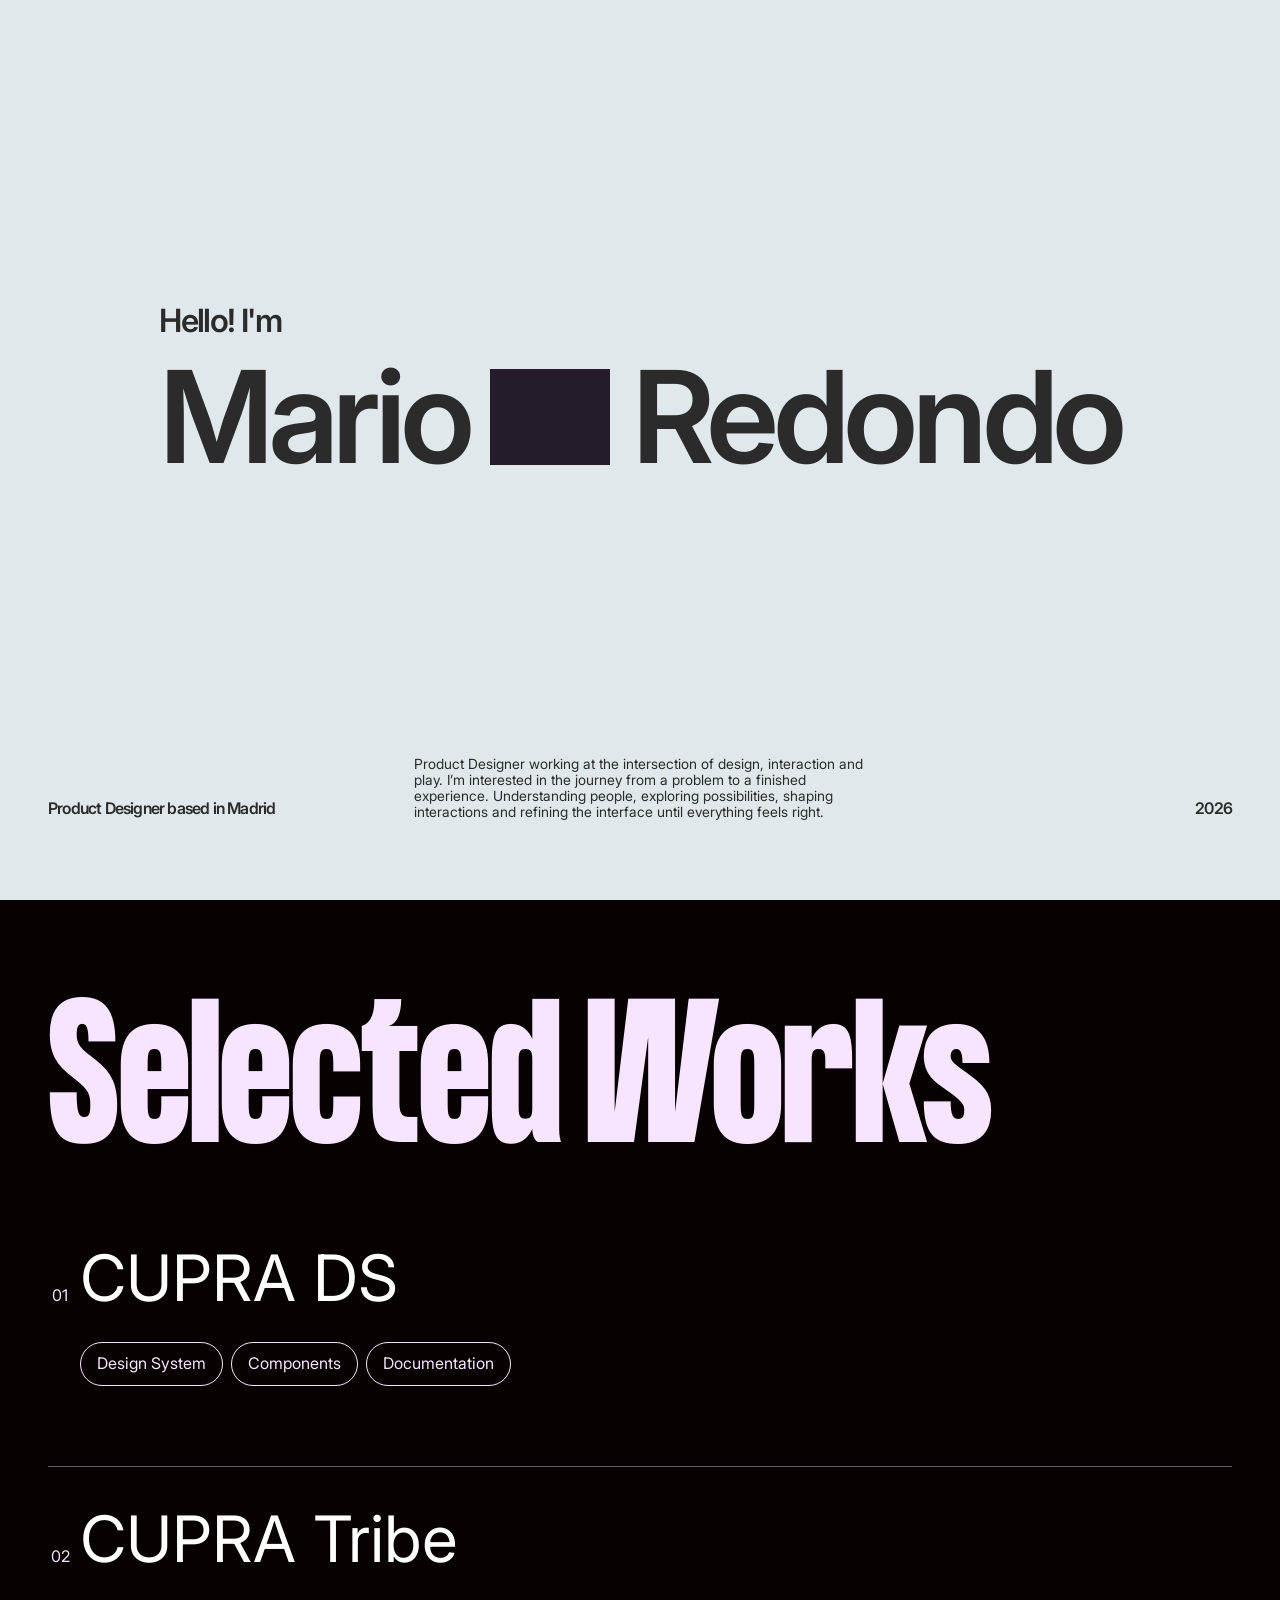
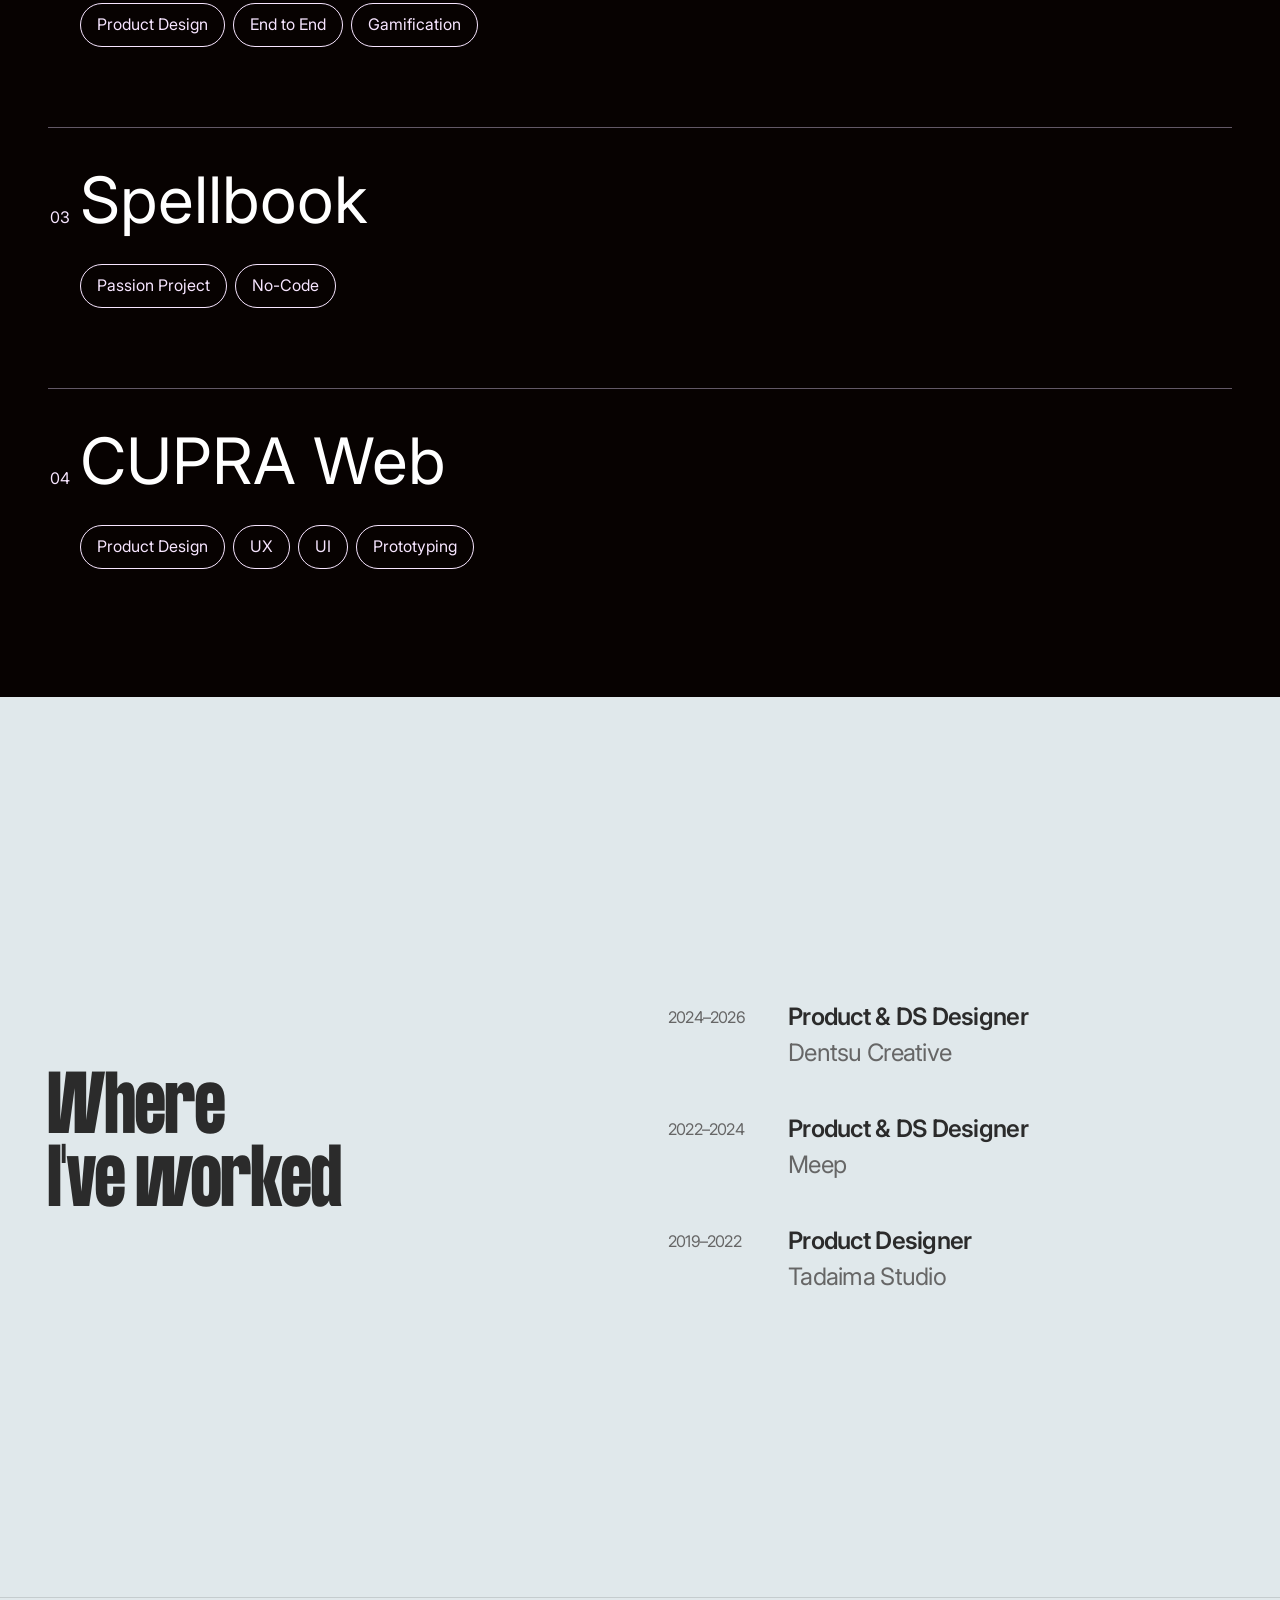
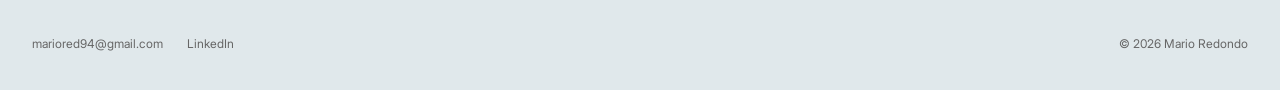
<file: portfolio/index.html>
<!doctype html>
<html lang="en">
<head>
  <meta charset="UTF-8">
  <meta name="viewport" content="width=device-width, initial-scale=1">
  <title>Mario Redondo — Product Designer</title>
  <meta name="description" content="Product designer focused on UI: design systems, interfaces and digital products from zero to production.">
  <meta name="robots" content="noindex, nofollow">
  <link rel="icon" href="favicon.png" type="image/png">
  <link rel="apple-touch-icon" href="apple-touch-icon.png">
  <link rel="stylesheet" href="css/styles.css">
</head>
<body>

  <main>

    <section class="home-hero">
      <div class="home-hero__inner">
        <div class="home-hero__intro">
          <p class="home-hero__greeting">Hello! I'm</p>
          <h1 class="home-hero__name">
            <span>Mario</span>
            <span class="home-hero__photo" aria-hidden="true">
              <img src="img/hero-photo-1.png" alt="">
              <img src="img/hero-photo-2.png" alt="">
              <img src="img/hero-photo-3.png" alt="">
              <img src="img/hero-photo-4.png" alt="">
              <img src="img/hero-photo-5.png" alt="">
            </span>
            <span>Redondo</span>
          </h1>
        </div>
        <div class="home-hero__meta">
          <p class="home-hero__role">Product Designer based in Madrid</p>
          <p class="home-hero__about">
            Product Designer working at the intersection of design, interaction and play.
            I’m interested in the journey from a problem to a finished experience.
            Understanding people, exploring possibilities, shaping interactions and
            refining the interface until everything feels right.
          </p>
          <p class="home-hero__year">2026</p>
        </div>
      </div>
    </section>

    <section class="home-selected-work" aria-labelledby="selected-work-heading">
      <div class="home-selected-work__inner selected-work">
        <h2 id="selected-work-heading" class="selected-work__title">Selected Works</h2>
        <ul class="project-cards work-list">
          <li>
            <a class="project-card" href="work/design-system.html">
              <span class="project-card__name-row">
                <span class="project-card__number">01</span>
                <span class="project-card__name">CUPRA DS</span>
              </span>
              <span class="tag-row project-card__tags" aria-label="Project tags">
                <span class="tag">Design System</span>
                <span class="tag">Components</span>
                <span class="tag">Documentation</span>
              </span>
            </a>
          </li>
          <li>
            <a class="project-card" href="work/cupra-tribe.html">
              <span class="project-card__name-row">
                <span class="project-card__number">02</span>
                <span class="project-card__name">CUPRA Tribe</span>
              </span>
              <span class="tag-row project-card__tags" aria-label="Project tags">
                <span class="tag">Product Design</span>
                <span class="tag">End to End</span>
                <span class="tag">Gamification</span>
              </span>
            </a>
          </li>
          <li>
            <a class="project-card" href="work/spellbook.html">
              <span class="project-card__name-row">
                <span class="project-card__number">03</span>
                <span class="project-card__name">Spellbook</span>
              </span>
              <span class="tag-row project-card__tags" aria-label="Project tags">
                <span class="tag">Passion Project</span>
                <span class="tag">No-Code</span>
              </span>
            </a>
          </li>
          <li>
            <a class="project-card" href="work/cupra-web.html">
              <span class="project-card__name-row">
                <span class="project-card__number">04</span>
                <span class="project-card__name">CUPRA Web</span>
              </span>
              <span class="tag-row project-card__tags" aria-label="Project tags">
                <span class="tag">Product Design</span>
                <span class="tag">UX</span>
                <span class="tag">UI</span>
                <span class="tag">Prototyping</span>
              </span>
            </a>
          </li>
        </ul>
      </div>
    </section>

    <section class="home-experience" aria-labelledby="experience-heading">
      <div class="home-experience__inner">
        <h2 id="experience-heading" class="home-experience__title">Where<br>I've worked</h2>
        <ul class="home-timeline">
          <li class="home-timeline__row">
            <div class="home-timeline__heading">
              <span class="home-timeline__date">2024–2026</span>
              <p class="home-timeline__role-title">Product &amp; DS Designer</p>
            </div>
            <p class="home-timeline__role-company">Dentsu Creative</p>
          </li>
          <li class="home-timeline__row">
            <div class="home-timeline__heading">
              <span class="home-timeline__date">2022–2024</span>
              <p class="home-timeline__role-title">Product &amp; DS Designer</p>
            </div>
            <p class="home-timeline__role-company">Meep</p>
          </li>
          <li class="home-timeline__row">
            <div class="home-timeline__heading">
              <span class="home-timeline__date">2019–2022</span>
              <p class="home-timeline__role-title">Product Designer</p>
            </div>
            <p class="home-timeline__role-company">Tadaima Studio</p>
          </li>
        </ul>
      </div>
    </section>

  </main>

  <footer class="site-footer site-footer--light">
    <ul class="site-footer__list">
      <li><span class="site-footer__email" translate="no">mariored94@gmail.com</span></li>
      <li><a class="text-link" href="https://www.linkedin.com/in/mario-redondo-p%C3%A9rez/" target="_blank" rel="noopener noreferrer">LinkedIn</a></li>
      <li><span>© 2026 Mario Redondo</span></li>
    </ul>
  </footer>

</body>
</html>
</file>
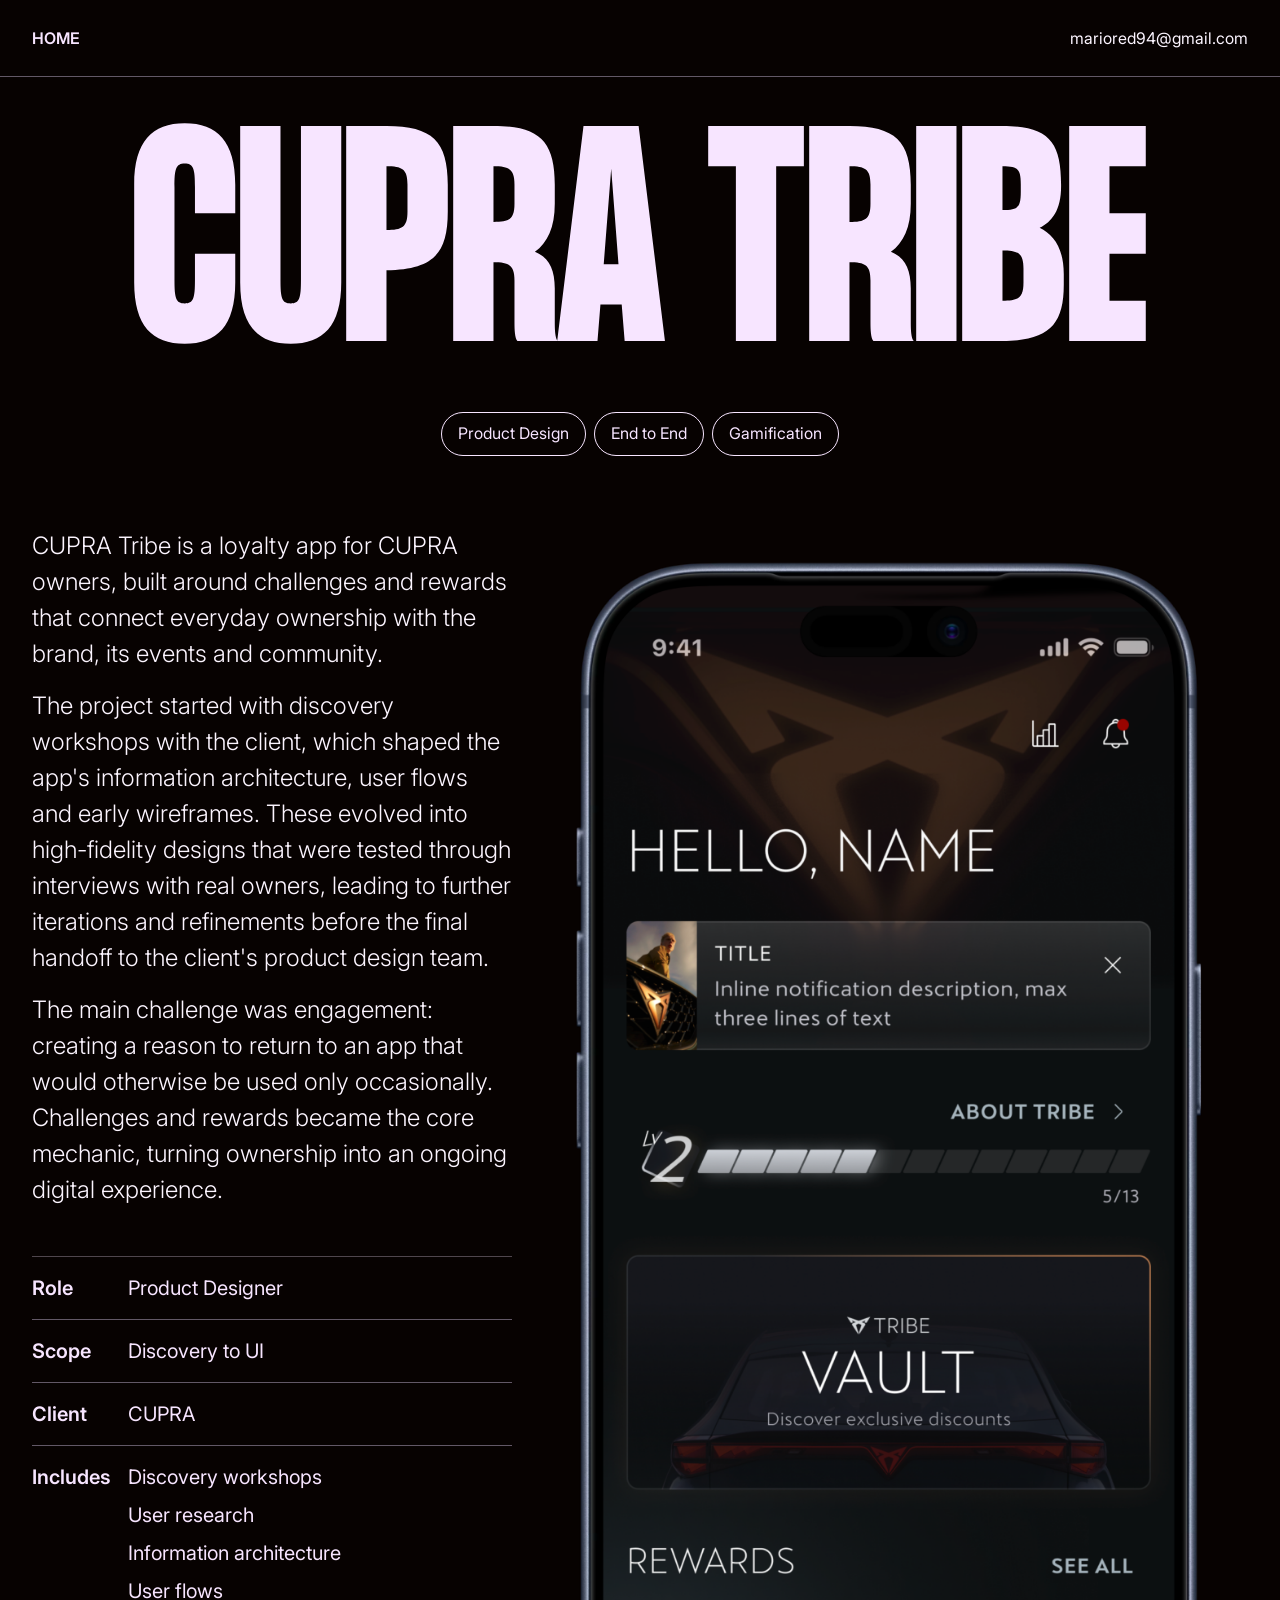
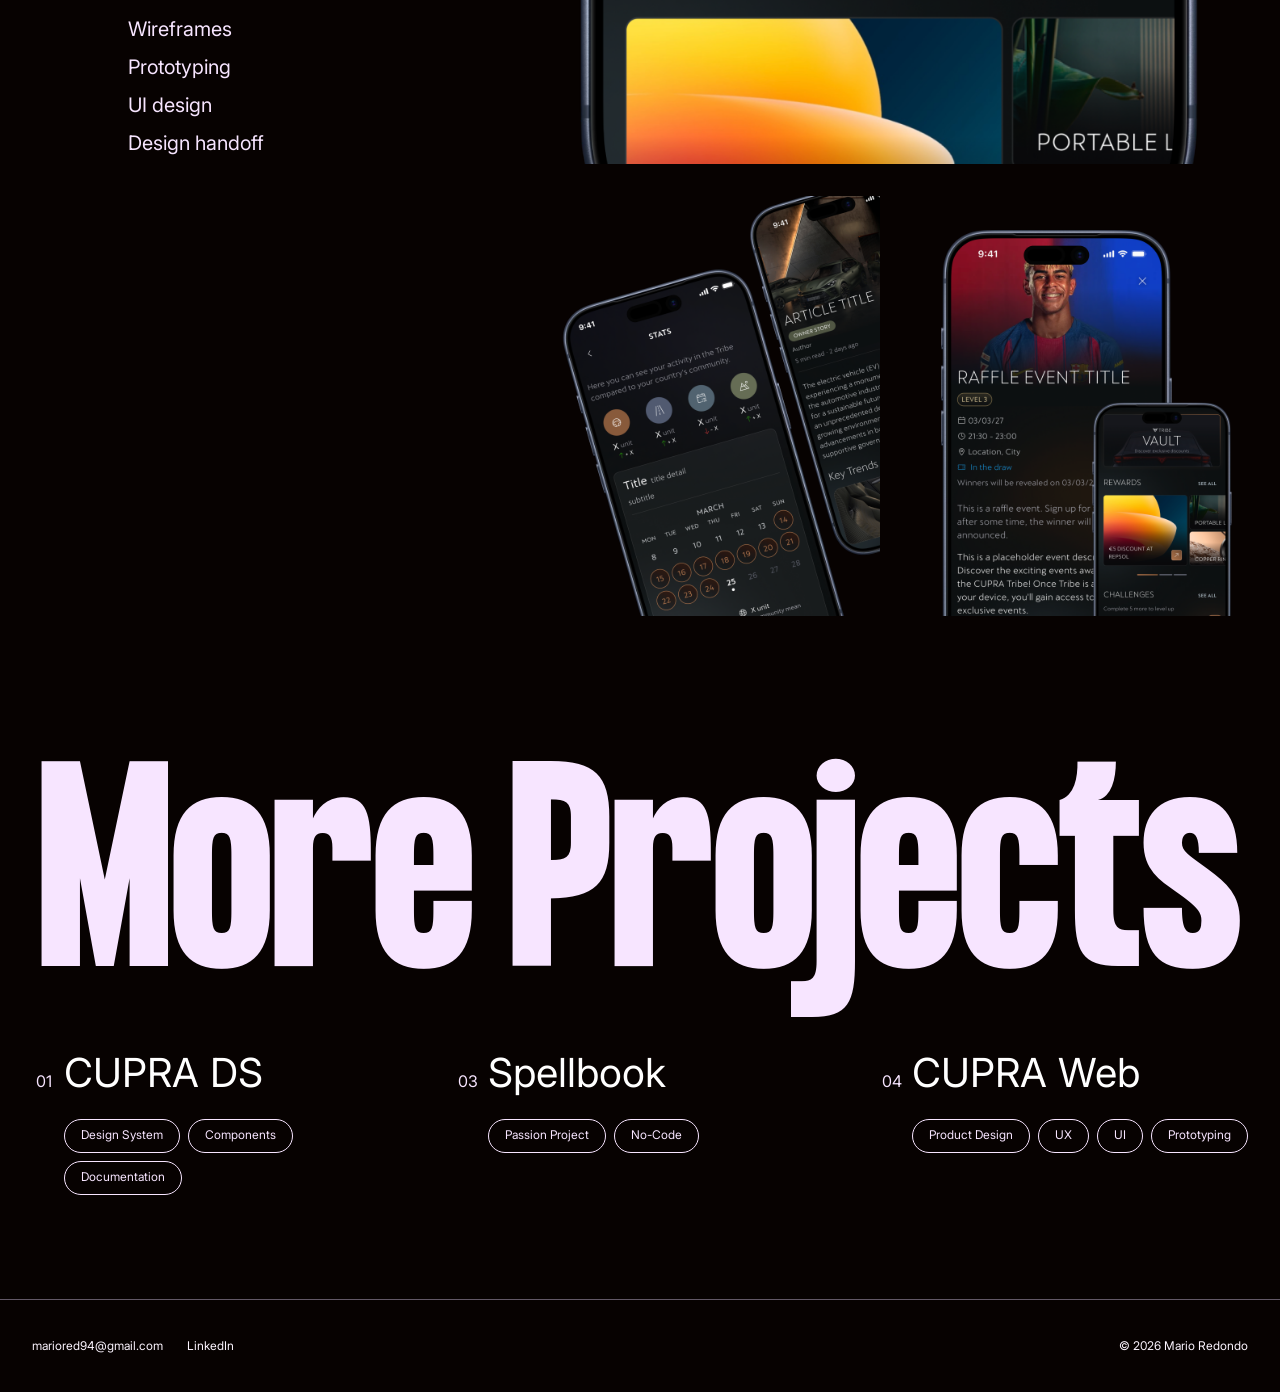
<file: portfolio/work/cupra-tribe.html>
<!doctype html>
<html lang="en">
<head>
  <meta charset="UTF-8">
  <meta name="viewport" content="width=device-width, initial-scale=1">
  <title>CUPRA Tribe — Portfolio</title>
  <meta name="description" content="CUPRA Tribe: a loyalty app that turns CUPRA ownership into challenges, points and rewards.">
  <meta name="robots" content="noindex, nofollow">
  <link rel="icon" href="../favicon.png" type="image/png">
  <link rel="apple-touch-icon" href="../apple-touch-icon.png">
  <link rel="stylesheet" href="../css/styles.css">
</head>
<body>

  <header class="site-header">
    <nav class="site-header__row" aria-label="Site">
      <a class="site-header__brand text-link" href="../index.html">Home</a>
      <span class="site-header__contact" translate="no">mariored94@gmail.com</span>
    </nav>
  </header>

  <main class="project">

    <section class="project-hero">
      <h1 class="project-hero__title">CUPRA Tribe</h1>
      <ul class="tag-row" aria-label="Project tags">
        <li class="tag">Product Design</li>
        <li class="tag">End to End</li>
        <li class="tag">Gamification</li>
      </ul>
    </section>

    <section class="project-body">
      <div class="project-columns">

        <div class="project-intro">
          <div class="project-intro__text">
            <p>CUPRA Tribe is a loyalty app for CUPRA owners, built around challenges and rewards that connect everyday ownership with the brand, its events and community.</p>
            <p>The project started with discovery workshops with the client, which shaped the app's information architecture, user flows and early wireframes. These evolved into high-fidelity designs that were tested through interviews with real owners, leading to further iterations and refinements before the final handoff to the client's product design team.</p>
            <p>The main challenge was engagement: creating a reason to return to an app that would otherwise be used only occasionally. Challenges and rewards became the core mechanic, turning ownership into an ongoing digital experience.</p>
          </div>

          <dl class="project-meta">
            <div class="project-meta__row">
              <dt>Role</dt>
              <dd>Product Designer</dd>
            </div>
            <div class="project-meta__row">
              <dt>Scope</dt>
              <dd>Discovery to UI</dd>
            </div>
            <div class="project-meta__row">
              <dt>Client</dt>
              <dd>CUPRA</dd>
            </div>
            <div class="project-meta__row">
              <dt>Includes</dt>
              <dd>
                <span>Discovery workshops</span>
                <span>User research</span>
                <span>Information architecture</span>
                <span>User flows</span>
                <span>Wireframes</span>
                <span>Prototyping</span>
                <span>UI design</span>
                <span>Design handoff</span>
              </dd>
            </div>
          </dl>
        </div>

        <div class="project-media">
          <div class="project-media__primary">
            <img src="../img/cupra-tribe-primary.png" alt="CUPRA Tribe home screen showing the Tribe level progress bar and the Vault rewards banner.">
          </div>
          <div class="project-media__row">
            <div class="project-media__secondary-a">
              <img src="../img/cupra-tribe-secondary-a.png" alt="Tribe stats screen and an owner story article screen.">
            </div>
            <div class="project-media__secondary-b">
              <img src="../img/cupra-tribe-secondary-b.png" alt="A raffle event detail screen and the rewards and challenges screen.">
            </div>
          </div>
        </div>

      </div>
    </section>

    <section class="more-projects">
      <h2 class="more-projects__title">More Projects</h2>
      <ul class="project-cards">
        <li>
          <a class="project-card" href="design-system.html">
            <span class="project-card__name-row">
              <span class="project-card__number">01</span>
              <span class="project-card__name">CUPRA DS</span>
            </span>
            <span class="tag-row project-card__tags" aria-label="Project tags">
              <span class="tag tag--sm">Design System</span>
              <span class="tag tag--sm">Components</span>
              <span class="tag tag--sm">Documentation</span>
            </span>
          </a>
        </li>
        <li>
          <a class="project-card" href="spellbook.html">
            <span class="project-card__name-row">
              <span class="project-card__number">03</span>
              <span class="project-card__name">Spellbook</span>
            </span>
            <span class="tag-row project-card__tags" aria-label="Project tags">
              <span class="tag tag--sm">Passion Project</span>
              <span class="tag tag--sm">No-Code</span>
            </span>
          </a>
        </li>
        <li>
          <a class="project-card" href="cupra-web.html">
            <span class="project-card__name-row">
              <span class="project-card__number">04</span>
              <span class="project-card__name">CUPRA Web</span>
            </span>
            <span class="tag-row project-card__tags" aria-label="Project tags">
              <span class="tag tag--sm">Product Design</span>
              <span class="tag tag--sm">UX</span>
              <span class="tag tag--sm">UI</span>
              <span class="tag tag--sm">Prototyping</span>
            </span>
          </a>
        </li>
      </ul>
    </section>

  </main>

  <footer class="site-footer">
    <ul class="site-footer__list">
      <li><span class="site-footer__email" translate="no">mariored94@gmail.com</span></li>
      <li><a class="text-link" href="https://www.linkedin.com/in/mario-redondo-p%C3%A9rez/" target="_blank" rel="noopener noreferrer">LinkedIn</a></li>
      <li><span>© 2026 Mario Redondo</span></li>
    </ul>
  </footer>

</body>
</html>
</file>
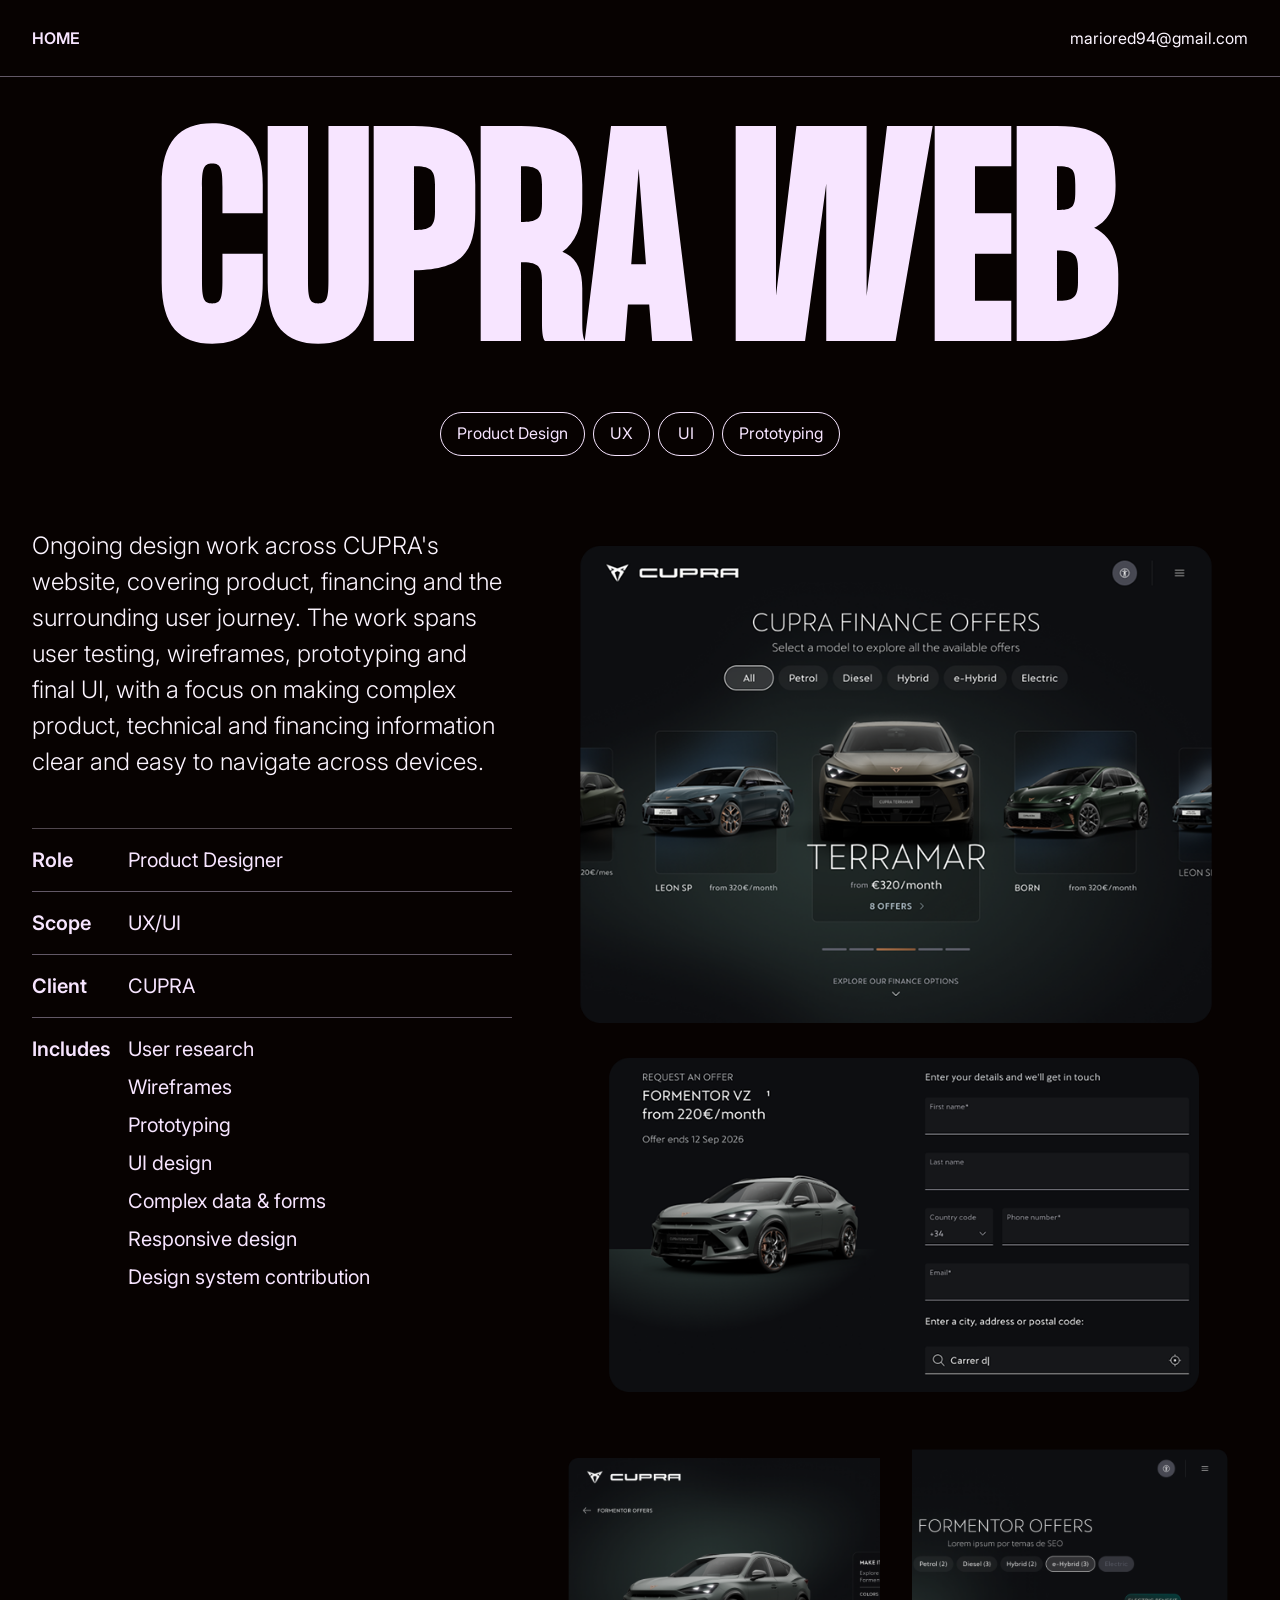
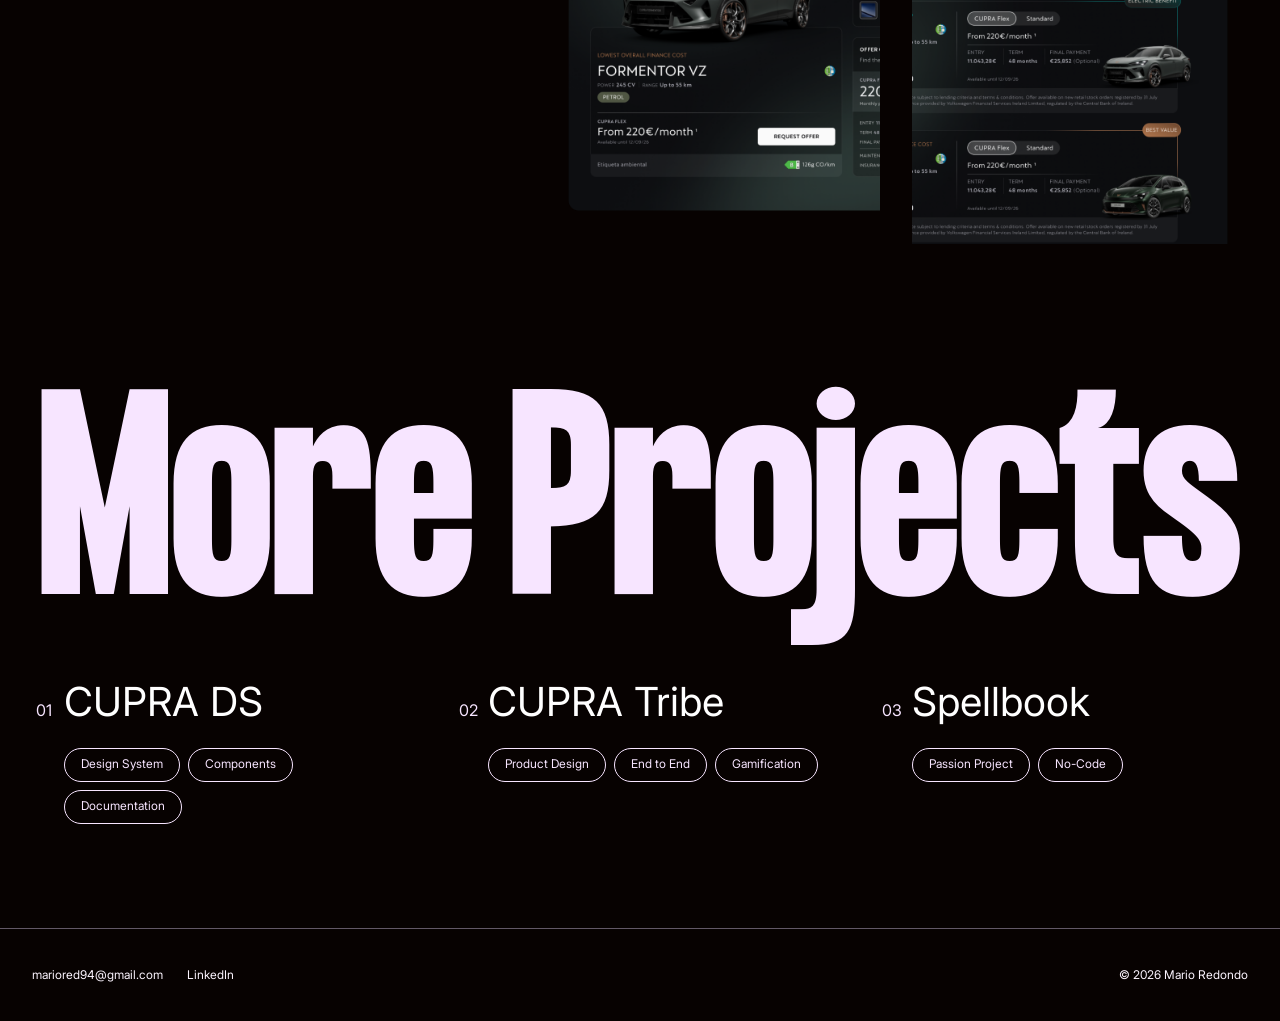
<file: portfolio/work/cupra-web.html>
<!doctype html>
<html lang="en">
<head>
  <meta charset="UTF-8">
  <meta name="viewport" content="width=device-width, initial-scale=1">
  <title>CUPRA Web — Portfolio</title>
  <meta name="description" content="CUPRA Web: ongoing design work across CUPRA's website, from product and financing pages to the surrounding journey.">
  <meta name="robots" content="noindex, nofollow">
  <link rel="icon" href="../favicon.png" type="image/png">
  <link rel="apple-touch-icon" href="../apple-touch-icon.png">
  <link rel="stylesheet" href="../css/styles.css">
</head>
<body>

  <header class="site-header">
    <nav class="site-header__row" aria-label="Site">
      <a class="site-header__brand text-link" href="../index.html">Home</a>
      <span class="site-header__contact" translate="no">mariored94@gmail.com</span>
    </nav>
  </header>

  <main class="project">

    <section class="project-hero">
      <h1 class="project-hero__title">CUPRA Web</h1>
      <ul class="tag-row" aria-label="Project tags">
        <li class="tag">Product Design</li>
        <li class="tag">UX</li>
        <li class="tag">UI</li>
        <li class="tag">Prototyping</li>
      </ul>
    </section>

    <section class="project-body">
      <div class="project-columns">

        <div class="project-intro">
          <p class="project-intro__text">
            Ongoing design work across CUPRA's website, covering product, financing and
            the surrounding user journey. The work spans user testing, wireframes,
            prototyping and final UI, with a focus on making complex product, technical
            and financing information clear and easy to navigate across devices.
          </p>

          <dl class="project-meta">
            <div class="project-meta__row">
              <dt>Role</dt>
              <dd>Product Designer</dd>
            </div>
            <div class="project-meta__row">
              <dt>Scope</dt>
              <dd>UX/UI</dd>
            </div>
            <div class="project-meta__row">
              <dt>Client</dt>
              <dd>CUPRA</dd>
            </div>
            <div class="project-meta__row">
              <dt>Includes</dt>
              <dd>
                <span>User research</span>
                <span>Wireframes</span>
                <span>Prototyping</span>
                <span>UI design</span>
                <span>Complex data &amp; forms</span>
                <span>Responsive design</span>
                <span>Design system contribution</span>
              </dd>
            </div>
          </dl>
        </div>

        <div class="project-media">
          <div class="project-media__item">
            <img src="../img/cupra-web-1.png" alt="CUPRA finance offers page with a model carousel, and a finance request form for the Formentor VZ.">
          </div>
          <div class="project-media__row">
            <div class="project-media__item">
              <img src="../img/cupra-web-2.png" alt="Formentor VZ product page with colour configuration and a finance summary panel.">
            </div>
            <div class="project-media__item">
              <img src="../img/cupra-web-3.png" alt="Formentor financing offers filtered by fuel type, showing plan cards with terms and monthly instalments.">
            </div>
          </div>
        </div>

      </div>
    </section>

    <section class="more-projects">
      <h2 class="more-projects__title">More Projects</h2>
      <ul class="project-cards">
        <li>
          <a class="project-card" href="design-system.html">
            <span class="project-card__name-row">
              <span class="project-card__number">01</span>
              <span class="project-card__name">CUPRA DS</span>
            </span>
            <span class="tag-row project-card__tags" aria-label="Project tags">
              <span class="tag tag--sm">Design System</span>
              <span class="tag tag--sm">Components</span>
              <span class="tag tag--sm">Documentation</span>
            </span>
          </a>
        </li>
        <li>
          <a class="project-card" href="cupra-tribe.html">
            <span class="project-card__name-row">
              <span class="project-card__number">02</span>
              <span class="project-card__name">CUPRA Tribe</span>
            </span>
            <span class="tag-row project-card__tags" aria-label="Project tags">
              <span class="tag tag--sm">Product Design</span>
              <span class="tag tag--sm">End to End</span>
              <span class="tag tag--sm">Gamification</span>
            </span>
          </a>
        </li>
        <li>
          <a class="project-card" href="spellbook.html">
            <span class="project-card__name-row">
              <span class="project-card__number">03</span>
              <span class="project-card__name">Spellbook</span>
            </span>
            <span class="tag-row project-card__tags" aria-label="Project tags">
              <span class="tag tag--sm">Passion Project</span>
              <span class="tag tag--sm">No-Code</span>
            </span>
          </a>
        </li>
      </ul>
    </section>

  </main>

  <footer class="site-footer">
    <ul class="site-footer__list">
      <li><span class="site-footer__email" translate="no">mariored94@gmail.com</span></li>
      <li><a class="text-link" href="https://www.linkedin.com/in/mario-redondo-p%C3%A9rez/" target="_blank" rel="noopener noreferrer">LinkedIn</a></li>
      <li><span>© 2026 Mario Redondo</span></li>
    </ul>
  </footer>

</body>
</html>
</file>
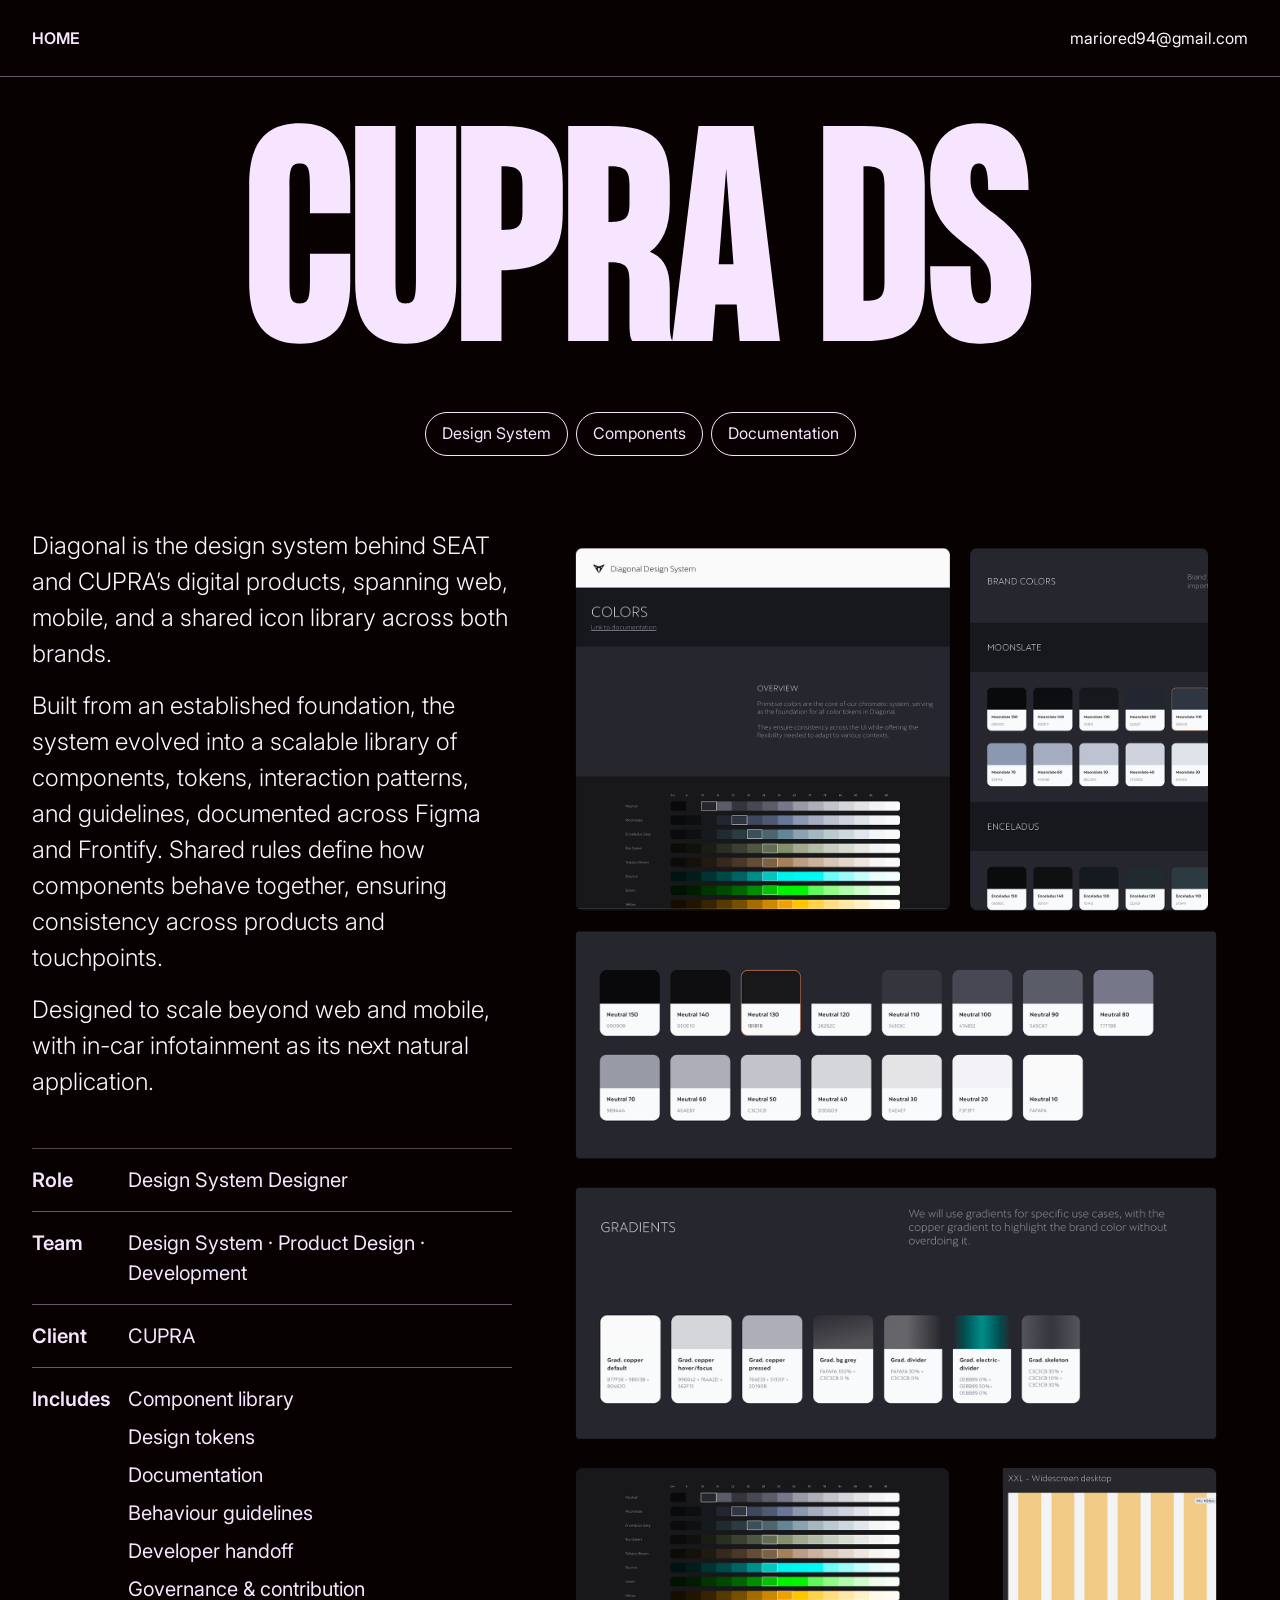
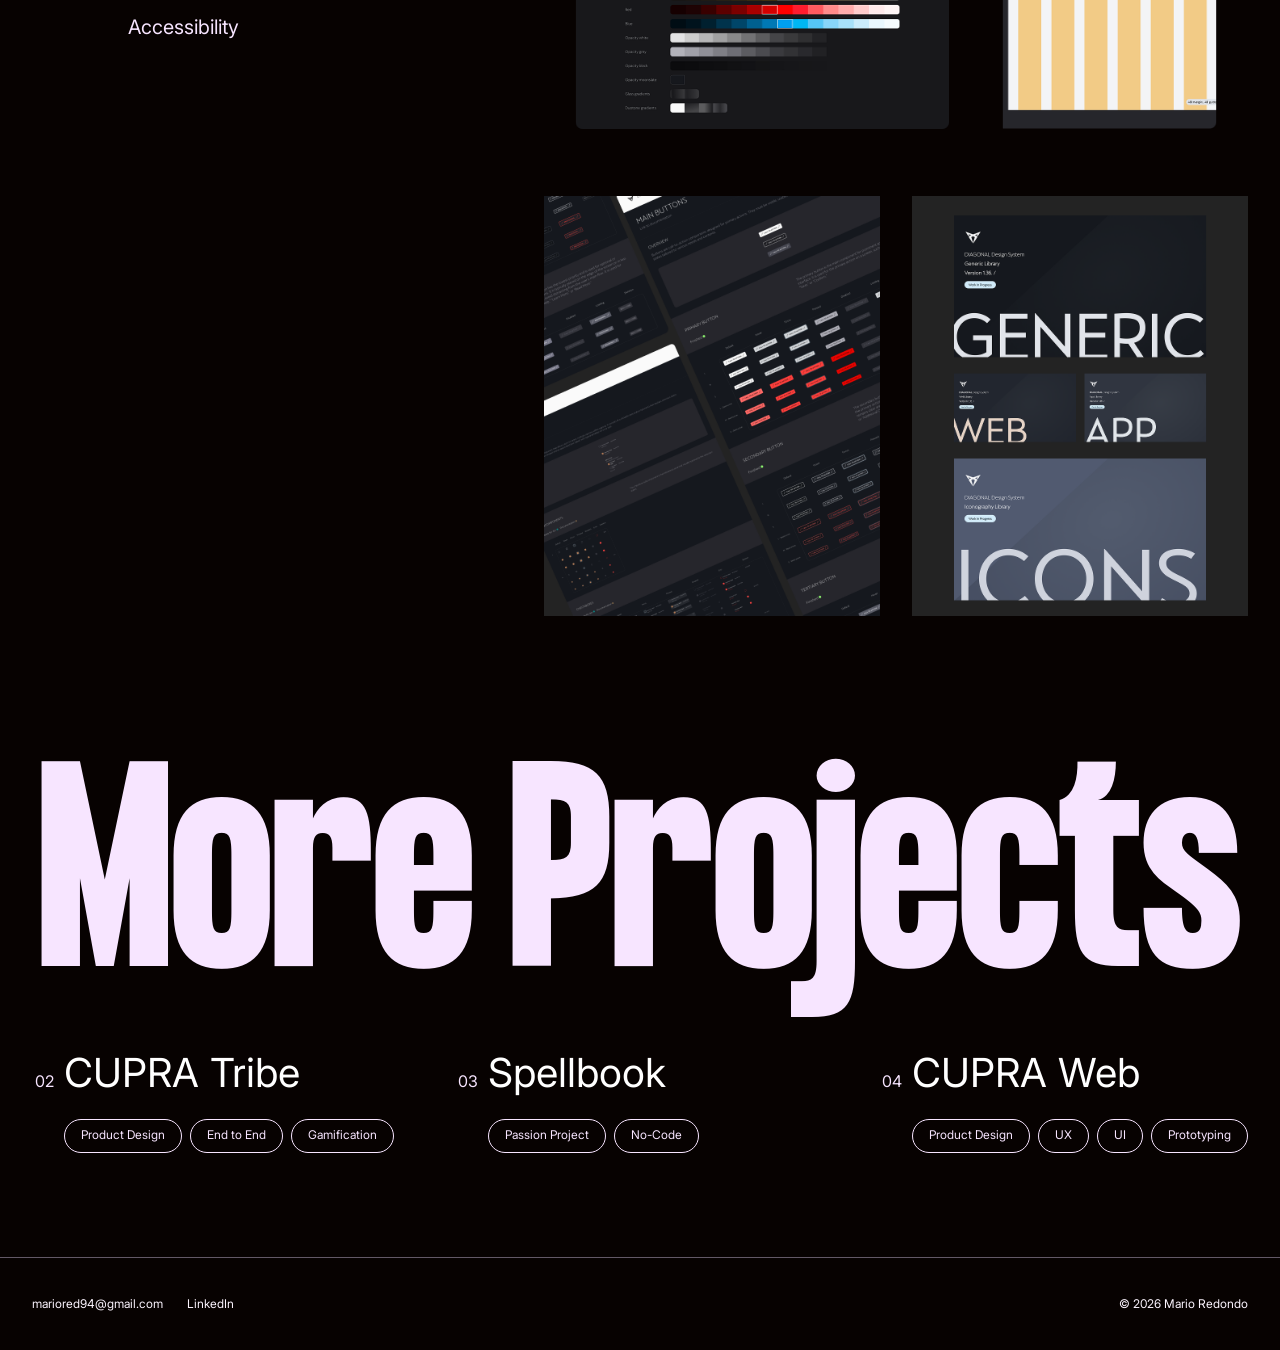
<file: portfolio/work/design-system.html>
<!doctype html>
<html lang="en">
<head>
  <meta charset="UTF-8">
  <meta name="viewport" content="width=device-width, initial-scale=1">
  <title>CUPRA DS — Portfolio</title>
  <meta name="description" content="CUPRA DS: Diagonal, the design system behind SEAT and CUPRA's digital products.">
  <meta name="robots" content="noindex, nofollow">
  <link rel="icon" href="../favicon.png" type="image/png">
  <link rel="apple-touch-icon" href="../apple-touch-icon.png">
  <link rel="stylesheet" href="../css/styles.css">
</head>
<body>

  <header class="site-header">
    <nav class="site-header__row" aria-label="Site">
      <a class="site-header__brand text-link" href="../index.html">Home</a>
      <span class="site-header__contact" translate="no">mariored94@gmail.com</span>
    </nav>
  </header>

  <main class="project">

    <section class="project-hero">
      <h1 class="project-hero__title">CUPRA DS</h1>
      <ul class="tag-row" aria-label="Project tags">
        <li class="tag">Design System</li>
        <li class="tag">Components</li>
        <li class="tag">Documentation</li>
      </ul>
    </section>

    <section class="project-body">
      <div class="project-columns">

        <div class="project-intro">
          <div class="project-intro__text">
            <p>Diagonal is the design system behind SEAT and CUPRA’s digital products, spanning web, mobile, and a shared icon library across both brands.</p>
            <p>Built from an established foundation, the system evolved into a scalable library of components, tokens, interaction patterns, and guidelines, documented across Figma and Frontify. Shared rules define how components behave together, ensuring consistency across products and touchpoints.</p>
            <p>Designed to scale beyond web and mobile, with in-car infotainment as its next natural application.</p>
          </div>

          <dl class="project-meta">
            <div class="project-meta__row">
              <dt>Role</dt>
              <dd>Design System Designer</dd>
            </div>
            <div class="project-meta__row">
              <dt>Team</dt>
              <dd>Design System · Product Design · Development</dd>
            </div>
            <div class="project-meta__row">
              <dt>Client</dt>
              <dd>CUPRA</dd>
            </div>
            <div class="project-meta__row">
              <dt>Includes</dt>
              <dd>
                <span>Component library</span>
                <span>Design tokens</span>
                <span>Documentation</span>
                <span>Behaviour guidelines</span>
                <span>Developer handoff</span>
                <span>Governance &amp; contribution</span>
                <span>Accessibility</span>
              </dd>
            </div>
          </dl>
        </div>

        <div class="project-media">
          <div class="project-media__primary">
            <img src="../img/diagonal-primary.png" alt="Diagonal documentation pages showing the colour tokens, neutral scale and gradients.">
          </div>
          <div class="project-media__row">
            <div class="project-media__secondary-a">
              <img src="../img/diagonal-secondary.png" alt="Diagonal button component states: primary, secondary and tertiary.">
            </div>
            <div class="project-media__secondary-b">
              <img src="../img/diagonal-secondary-2.png" alt="Diagonal library cover screens for Web, App and Icons.">
            </div>
          </div>
        </div>

      </div>
    </section>

    <section class="more-projects">
      <h2 class="more-projects__title">More Projects</h2>
      <ul class="project-cards">
        <li>
          <a class="project-card" href="cupra-tribe.html">
            <span class="project-card__name-row">
              <span class="project-card__number">02</span>
              <span class="project-card__name">CUPRA Tribe</span>
            </span>
            <span class="tag-row project-card__tags" aria-label="Project tags">
              <span class="tag tag--sm">Product Design</span>
              <span class="tag tag--sm">End to End</span>
              <span class="tag tag--sm">Gamification</span>
            </span>
          </a>
        </li>
        <li>
          <a class="project-card" href="spellbook.html">
            <span class="project-card__name-row">
              <span class="project-card__number">03</span>
              <span class="project-card__name">Spellbook</span>
            </span>
            <span class="tag-row project-card__tags" aria-label="Project tags">
              <span class="tag tag--sm">Passion Project</span>
              <span class="tag tag--sm">No-Code</span>
            </span>
          </a>
        </li>
        <li>
          <a class="project-card" href="cupra-web.html">
            <span class="project-card__name-row">
              <span class="project-card__number">04</span>
              <span class="project-card__name">CUPRA Web</span>
            </span>
            <span class="tag-row project-card__tags" aria-label="Project tags">
              <span class="tag tag--sm">Product Design</span>
              <span class="tag tag--sm">UX</span>
              <span class="tag tag--sm">UI</span>
              <span class="tag tag--sm">Prototyping</span>
            </span>
          </a>
        </li>
      </ul>
    </section>

  </main>

  <footer class="site-footer">
    <ul class="site-footer__list">
      <li><span class="site-footer__email" translate="no">mariored94@gmail.com</span></li>
      <li><a class="text-link" href="https://www.linkedin.com/in/mario-redondo-p%C3%A9rez/" target="_blank" rel="noopener noreferrer">LinkedIn</a></li>
      <li><span>© 2026 Mario Redondo</span></li>
    </ul>
  </footer>

</body>
</html>
</file>
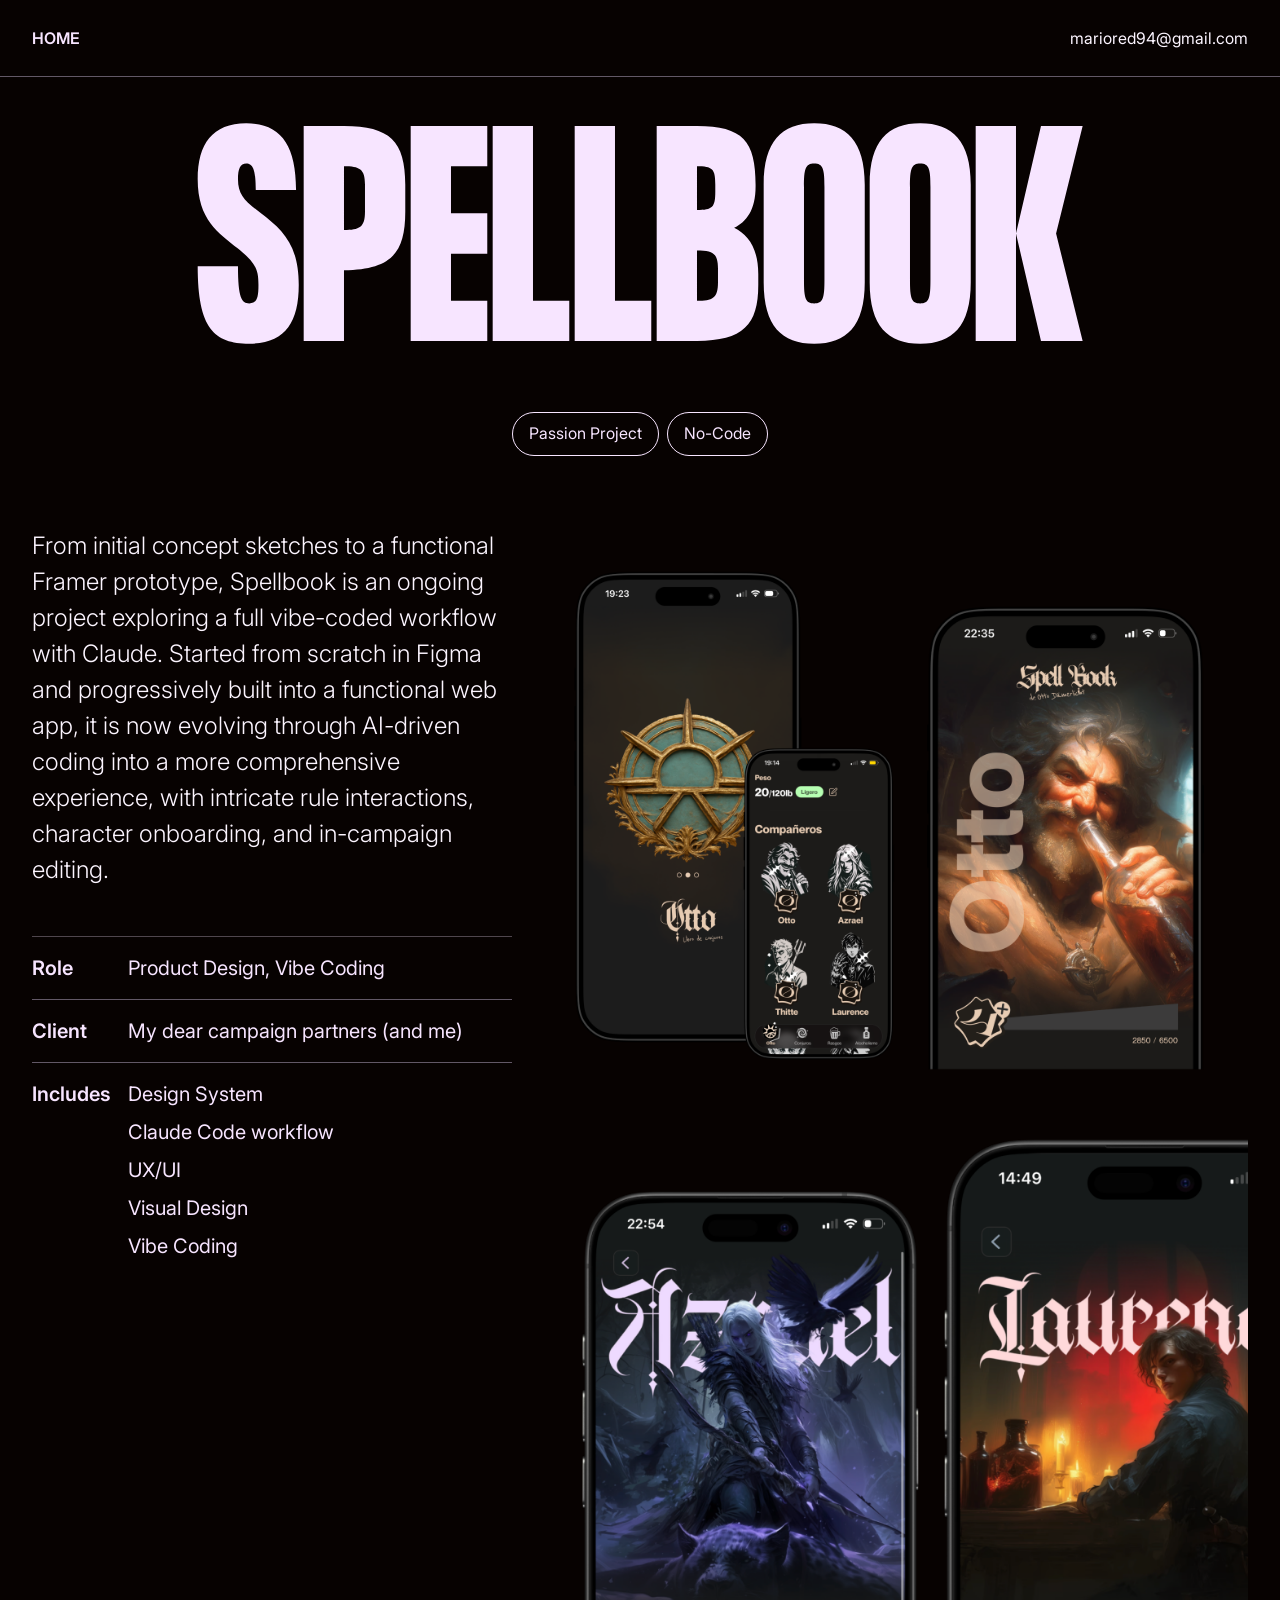
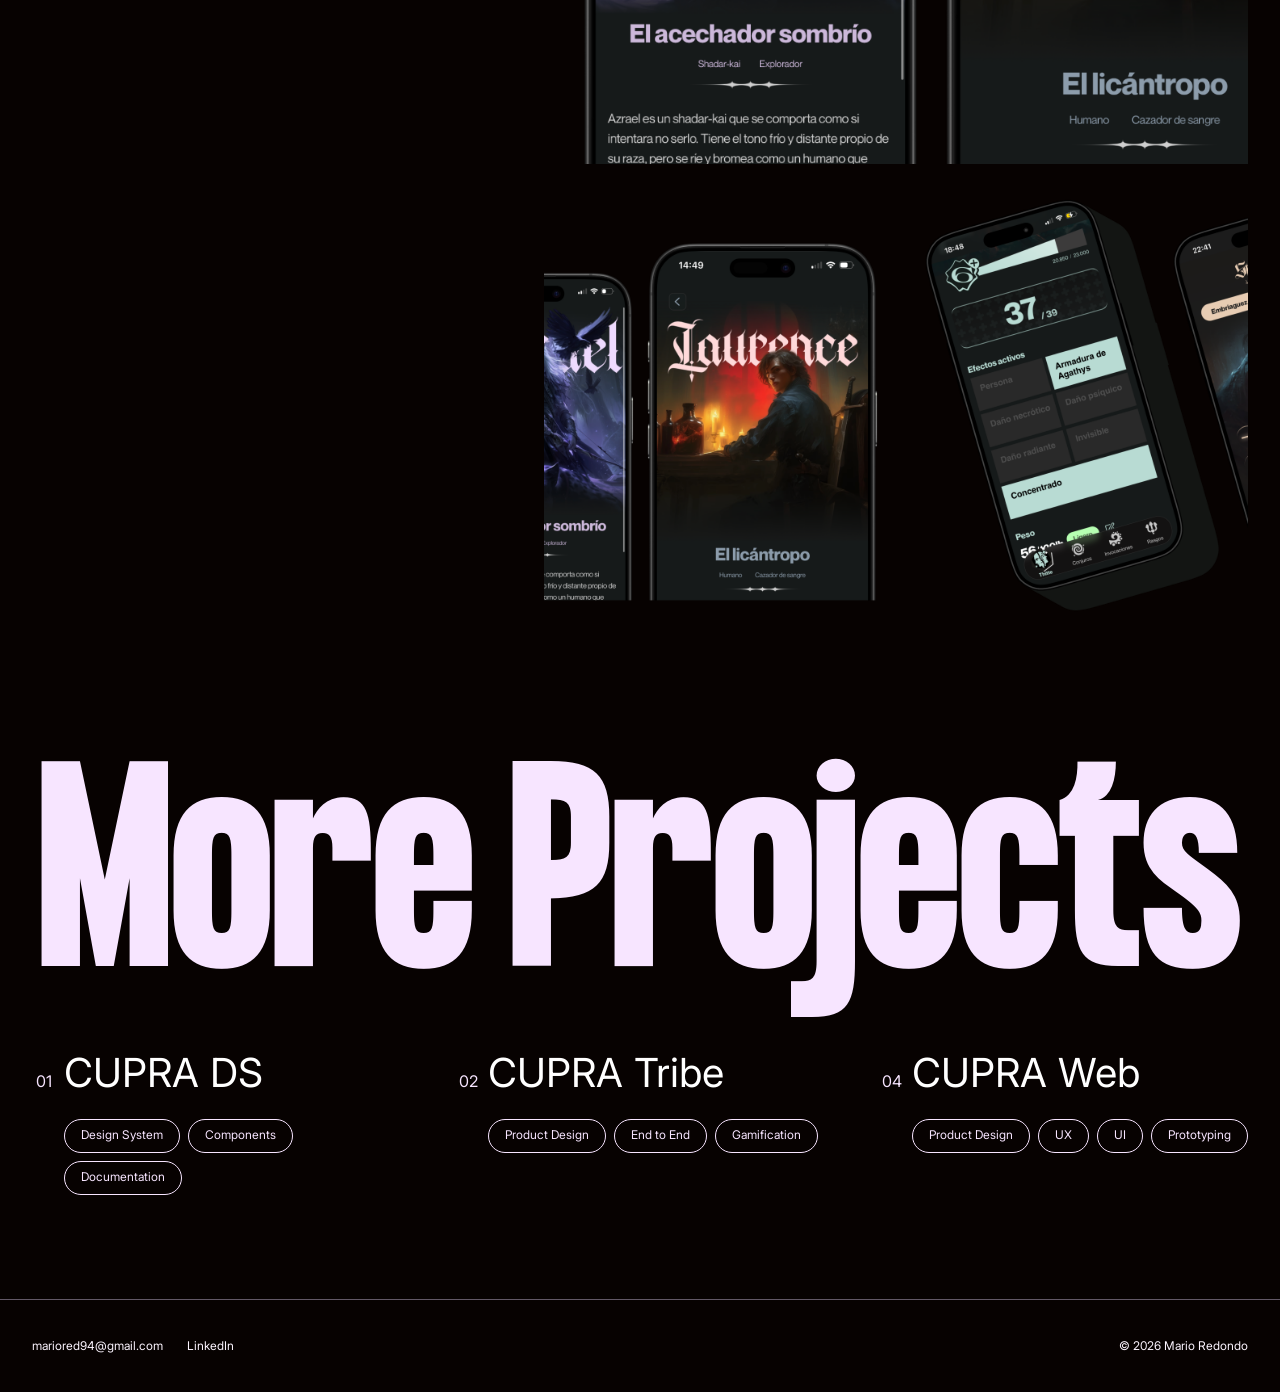
<file: portfolio/work/spellbook.html>
<!doctype html>
<html lang="en">
<head>
  <meta charset="UTF-8">
  <meta name="viewport" content="width=device-width, initial-scale=1">
  <title>Spellbook — Portfolio</title>
  <meta name="description" content="Spellbook: a full AI-driven design and no-code build for a D&D campaign companion app.">
  <meta name="robots" content="noindex, nofollow">
  <link rel="icon" href="../favicon.png" type="image/png">
  <link rel="apple-touch-icon" href="../apple-touch-icon.png">
  <link rel="stylesheet" href="../css/styles.css">
</head>
<body>

  <header class="site-header">
    <nav class="site-header__row" aria-label="Site">
      <a class="site-header__brand text-link" href="../index.html">Home</a>
      <span class="site-header__contact" translate="no">mariored94@gmail.com</span>
    </nav>
  </header>

  <main class="project">

    <section class="project-hero">
      <h1 class="project-hero__title">Spellbook</h1>
      <ul class="tag-row" aria-label="Project tags">
        <li class="tag">Passion Project</li>
        <li class="tag">No-Code</li>
      </ul>
    </section>

    <section class="project-body">
      <div class="project-columns">

        <div class="project-intro">
          <p class="project-intro__text">
            From initial concept sketches to a functional Framer prototype, Spellbook is
            an ongoing project exploring a full vibe-coded workflow with Claude. Started
            from scratch in Figma and progressively built into a functional web app, it
            is now evolving through AI-driven coding into a more comprehensive
            experience, with intricate rule interactions, character onboarding, and
            in-campaign editing.
          </p>

          <dl class="project-meta">
            <div class="project-meta__row">
              <dt>Role</dt>
              <dd>Product Design, Vibe Coding</dd>
            </div>
            <div class="project-meta__row">
              <dt>Client</dt>
              <dd>My dear campaign partners (and me)</dd>
            </div>
            <div class="project-meta__row">
              <dt>Includes</dt>
              <dd>
                <span>Design System</span>
                <span>Claude Code workflow</span>
                <span>UX/UI</span>
                <span>Visual Design</span>
                <span>Vibe Coding</span>
              </dd>
            </div>
          </dl>
        </div>

        <div class="project-media">
          <div class="project-media__primary">
            <img src="../img/spellbook-cast.png" alt="Spellbook app screens showing the character roster: Otto, Azrael, Laurence and Thitte.">
          </div>
          <div class="project-media__row">
            <div class="project-media__secondary-a">
              <img src="../img/spellbook-azrael-laurence.png" alt="Character detail screens for Azrael, 'El acechador sombrío', and Laurence, 'El licántropo'.">
            </div>
            <div class="project-media__secondary-b">
              <img src="../img/spellbook-thitte.png" alt="Thitte's character sheet screen showing active effects and stats.">
            </div>
          </div>
        </div>

      </div>
    </section>

    <section class="more-projects">
      <h2 class="more-projects__title">More Projects</h2>
      <ul class="project-cards">
        <li>
          <a class="project-card" href="design-system.html">
            <span class="project-card__name-row">
              <span class="project-card__number">01</span>
              <span class="project-card__name">CUPRA DS</span>
            </span>
            <span class="tag-row project-card__tags" aria-label="Project tags">
              <span class="tag tag--sm">Design System</span>
              <span class="tag tag--sm">Components</span>
              <span class="tag tag--sm">Documentation</span>
            </span>
          </a>
        </li>
        <li>
          <a class="project-card" href="cupra-tribe.html">
            <span class="project-card__name-row">
              <span class="project-card__number">02</span>
              <span class="project-card__name">CUPRA Tribe</span>
            </span>
            <span class="tag-row project-card__tags" aria-label="Project tags">
              <span class="tag tag--sm">Product Design</span>
              <span class="tag tag--sm">End to End</span>
              <span class="tag tag--sm">Gamification</span>
            </span>
          </a>
        </li>
        <li>
          <a class="project-card" href="cupra-web.html">
            <span class="project-card__name-row">
              <span class="project-card__number">04</span>
              <span class="project-card__name">CUPRA Web</span>
            </span>
            <span class="tag-row project-card__tags" aria-label="Project tags">
              <span class="tag tag--sm">Product Design</span>
              <span class="tag tag--sm">UX</span>
              <span class="tag tag--sm">UI</span>
              <span class="tag tag--sm">Prototyping</span>
            </span>
          </a>
        </li>
      </ul>
    </section>

  </main>

  <footer class="site-footer">
    <ul class="site-footer__list">
      <li><span class="site-footer__email" translate="no">mariored94@gmail.com</span></li>
      <li><a class="text-link" href="https://www.linkedin.com/in/mario-redondo-p%C3%A9rez/" target="_blank" rel="noopener noreferrer">LinkedIn</a></li>
      <li><span>© 2026 Mario Redondo</span></li>
    </ul>
  </footer>

</body>
</html>
</file>
<file: portfolio/css/styles.css>
/* ==========================================================================
   Fonts — self-hosted, single-weight display + two-weight body.
   Values extracted from Figma (node 90:284). See project notes for the
   handful of values that were assumptions rather than direct extractions.
   ========================================================================== */

@font-face {
  font-family: "Formula Condensed";
  src: url("../fonts/FormulaCondensed-Bold.woff2") format("woff2");
  font-weight: 700;
  font-style: normal;
  font-display: swap;
}

@font-face {
  font-family: "Inter";
  src: url("../fonts/Inter-Light.woff2") format("woff2");
  font-weight: 300;
  font-style: normal;
  font-display: swap;
}

@font-face {
  font-family: "Inter";
  src: url("../fonts/Inter-Regular.woff2") format("woff2");
  font-weight: 400;
  font-style: normal;
  font-display: swap;
}

@font-face {
  font-family: "Inter";
  src: url("../fonts/Inter-SemiBold.woff2") format("woff2");
  font-weight: 600;
  font-style: normal;
  font-display: swap;
}

/* ==========================================================================
   Tokens
   ========================================================================== */

:root {
  /* Colour — from Figma */
  --color-bg: #070201;
  --color-text: #f7e5ff;
  --color-text-soft: #fcf5ff;
  --color-white: #ffffff;
  --color-border: #625866;
  --color-border-soft: rgba(247, 229, 255, 0.3);
  --color-media-placeholder: #241c29;

  /* Light-mode colours — home page modules 1 & 2 only */
  --color-bg-light: #e0e8eb;
  --color-text-dark: #2b2b2b;
  /* Figma gives #737373 here; darkened to pass 4.5:1 at 16px (see notes) */
  --color-text-muted-light: #666666;

  /* Type families — always referenced through these two variables */
  --font-display: "Formula Condensed", sans-serif;
  --font-body: "Inter", sans-serif;

  /* Tight tracking used throughout the Inter headings on the home page */
  --ls-tight: -0.05em;
  --ls-snug: -0.03em;

  /* Type scale — from Figma, made fluid for the display sizes (see notes) */
  --fs-hero-title: clamp(3.5rem, 21vw, 19rem);   /* 304px at desktop */
  --fs-more-title: clamp(3rem, 20vw, 18rem);     /* 288px at desktop */
  --fs-subtitle: 1.125rem;                       /* 18px */
  --fs-tag: 1rem;                                /* 16px */
  --fs-tag-sm: 0.75rem;                          /* 12px */
  --fs-intro: 1.5rem;                            /* 24px */
  --fs-meta: 1.25rem;                            /* 20px */
  --fs-project-number: 1rem;                     /* 16px */
  --fs-project-name: 2.5rem;                     /* 40px */
  --fs-ratio-label: 0.75rem;                     /* 12px */
  --fs-home-greeting: clamp(1.75rem, 3vw, 2rem); /* 32px at desktop */
  --fs-home-name: clamp(3rem, 10vw, 8.4875rem);  /* 135.8px at desktop */
  --fs-home-title: clamp(2.5rem, 6vw, 6.5rem);   /* 104px at desktop */
  --fs-selected-title: clamp(2.5rem, 14vw, 13rem); /* 208px at desktop, fits "Selected Works" on one line */

  --lh-display: 0.95;
  --lh-base: 1.5;

  /* Spacing — 8px scale, from Figma */
  --space-8: 8px;
  --space-16: 16px;
  --space-24: 24px;
  --space-32: 32px;
  --space-40: 40px;
  --space-48: 48px;
  --space-56: 56px;
  --space-80: 80px;
  --space-96: 96px;
  --space-104: 104px;

  --radius-pill: 9999px;

  --col-intro-width: 480px;

  /* Real height of .site-header at this breakpoint — used so sticky
     elements below it (e.g. .project-intro) stick under it, not behind it. */
  --header-height: 77px;
}

/* ==========================================================================
   Reset — minimal
   ========================================================================== */

*,
*::before,
*::after {
  box-sizing: border-box;
}

html {
  -webkit-text-size-adjust: 100%;
  /* Full-height home sections pull scroll toward themselves instead of
     landing at an arbitrary point mid-section. proximity (not mandatory)
     on purpose: mandatory measurably trapped scroll before reaching the
     footer, since nothing after the last snap point is itself a snap
     target — confirmed live, not just in theory. Harmless on the project
     pages: nothing there sets scroll-snap-align, so this has no effect. */
  scroll-snap-type: y proximity;
}

@media (prefers-reduced-motion: reduce) {
  html {
    scroll-snap-type: none;
  }
}

body,
h1,
h2,
p,
dl,
dd {
  margin: 0;
}

ul {
  margin: 0;
  padding: 0;
  list-style: none;
}

a {
  color: inherit;
  text-decoration: none;
}

a:focus-visible {
  outline: 2px solid var(--color-text);
  outline-offset: 4px;
}

.text-link:hover,
.text-link:focus-visible {
  text-decoration: underline;
}

img {
  display: block;
  max-width: 100%;
}

/* ==========================================================================
   Base
   ========================================================================== */

body {
  background: var(--color-bg);
  color: var(--color-text);
  font-family: var(--font-body);
  font-weight: 400;
  line-height: var(--lh-base);
}

/* ==========================================================================
   Project page
   ========================================================================== */

.project {
  display: flex;
  flex-direction: column;
  gap: var(--space-56);
  padding: var(--space-56) var(--space-32) var(--space-104);
  max-width: 1440px;
  margin: 0 auto;
}

/* --- Hero --------------------------------------------------------------- */

.project-hero {
  display: flex;
  flex-direction: column;
  align-items: center;
  gap: var(--space-24);
  text-align: center;
}

.project-hero__title {
  font-family: var(--font-display);
  font-weight: 700;
  font-size: var(--fs-hero-title);
  line-height: var(--lh-display);
  text-transform: uppercase;
  color: var(--color-text);
}

.project-hero__subtitle {
  font-size: var(--fs-subtitle);
  color: var(--color-text);
}

.tag-row {
  display: flex;
  flex-wrap: wrap;
  justify-content: center;
  gap: var(--space-8);
}

.tag {
  display: inline-flex;
  align-items: center;
  padding: var(--space-8) var(--space-16) 10px;
  border: 1px solid var(--color-text);
  border-radius: var(--radius-pill);
  font-size: var(--fs-tag);
  color: var(--color-text);
  white-space: nowrap;
}

.project-hero .tag {
  min-width: 56px;
  justify-content: center;
}

.tag--sm {
  padding: 6px var(--space-16) 8px;
  font-size: var(--fs-tag-sm);
}

/* --- Body: two columns --------------------------------------------------- */

.project-columns {
  display: grid;
  grid-template-columns: var(--col-intro-width) minmax(0, 1fr);
  gap: var(--space-32);
  align-items: start;
}

.project-intro {
  position: sticky;
  top: var(--header-height);
  display: flex;
  flex-direction: column;
  gap: var(--space-48);
  padding-top: var(--space-16);
}

.project-intro__text {
  display: flex;
  flex-direction: column;
  gap: var(--space-16);
  font-size: var(--fs-intro);
  font-weight: 300;
  color: var(--color-text-soft);
}

.project-meta {
  border-top: 1px solid var(--color-border-soft);
  font-size: var(--fs-meta);
}

.project-meta__row {
  display: flex;
  gap: var(--space-16);
  padding: var(--space-16) 0;
  border-bottom: 1px solid var(--color-border);
}

.project-meta__row:last-child {
  border-bottom: none;
}

.project-meta__row dt {
  flex: 0 0 80px;
  font-weight: 600;
}

.project-meta__row dd {
  display: flex;
  flex-direction: column;
  gap: var(--space-8);
}

.project-media {
  display: flex;
  flex-direction: column;
  gap: var(--space-32);
}

.project-media__row {
  display: grid;
  grid-template-columns: repeat(2, minmax(0, 1fr));
  gap: var(--space-32);
}

.media-placeholder {
  display: flex;
  align-items: center;
  justify-content: center;
  width: 100%;
  background: var(--color-media-placeholder);
  color: var(--color-text);
  font-size: var(--fs-ratio-label);
  font-family: var(--font-body);
}

.project-media__primary {
  aspect-ratio: 9 / 16;
}

.project-media__secondary-a {
  aspect-ratio: 4 / 5;
}

.project-media__secondary-b {
  aspect-ratio: 4 / 5;
}

.project-media__primary img,
.project-media__secondary-a img,
.project-media__secondary-b img {
  width: 100%;
  height: 100%;
  object-fit: cover;
}

/* Variant for projects with no 9:16 primary shot: a full-width 4:5 image
   followed by a pair of 4:5 images in .project-media__row above. */
.project-media__item {
  aspect-ratio: 4 / 5;
}

.project-media__item img {
  width: 100%;
  height: 100%;
  object-fit: cover;
}

/* --- Phone mockup — CSS-only device frame for app screenshots ------------- */

.phone-grid {
  display: grid;
  grid-template-columns: repeat(2, minmax(0, 1fr));
  gap: var(--space-32);
}

.phone-mockup {
  position: relative;
  aspect-ratio: 9 / 19.5;
  background: #050505;
  border-radius: 2.5rem;
  padding: 12px;
  box-shadow: 0 0 0 1px var(--color-border);
}

.phone-mockup__notch {
  position: absolute;
  top: 12px;
  left: 50%;
  transform: translateX(-50%);
  width: 90px;
  height: 26px;
  background: #050505;
  border-radius: var(--radius-pill);
  z-index: 1;
}

.phone-mockup__screen {
  width: 100%;
  height: 100%;
  border-radius: 1.75rem;
  overflow: hidden;
}

.phone-mockup__screen.media-placeholder {
  font-size: var(--fs-ratio-label);
}

.phone-mockup__screen img {
  width: 100%;
  height: 100%;
  object-fit: cover;
}

/* --- More projects -------------------------------------------------------- */

.more-projects {
  display: flex;
  flex-direction: column;
  align-items: center;
  gap: var(--space-32);
  padding-top: var(--space-96);
  text-align: center;
}

.more-projects__title {
  font-family: var(--font-display);
  font-weight: 700;
  font-size: var(--fs-more-title);
  line-height: var(--lh-display);
  color: var(--color-text);
}

.project-cards {
  display: grid;
  grid-template-columns: repeat(3, minmax(0, 1fr));
  gap: var(--space-56);
  width: 100%;
  text-align: left;
}

.project-card {
  position: relative;
  display: flex;
  flex-direction: column;
  gap: var(--space-16);
}

/* A ::before pinned to the full box (inset:0) instead of a background
   on the flex container itself — guarantees the tint covers the exact
   same box as the card, padding included, with no risk of falling
   short under wrapped/variable content. */
.project-card::before {
  content: "";
  position: absolute;
  inset: 0;
  background: rgba(247, 229, 255, 0.06);
  opacity: 0;
  transition: opacity 0.15s ease;
  pointer-events: none;
}

.project-card:hover::before,
.project-card:focus-visible::before {
  opacity: 1;
}

.project-card__name-row {
  display: flex;
  align-items: baseline;
  gap: var(--space-8);
}

.project-card__number {
  flex: 0 0 24px;
  font-size: var(--fs-project-number);
  text-align: center;
  color: var(--color-text);
}

.project-card__name {
  font-size: var(--fs-project-name);
  color: var(--color-white);
}

.project-card__tags {
  /* Number (24px) + name-row gap (8px): lines the tags up under the
     first letter of the name above them. */
  padding-left: 32px;
  /* .tag-row centers its pills by default; these need to start flush
     after the padding instead. */
  justify-content: flex-start;
}

/* ==========================================================================
   Site header & footer — shared across every page
   ========================================================================== */

.site-header {
  position: sticky;
  top: 0;
  z-index: 10;
  background: var(--color-bg);
  border-bottom: 1px solid var(--color-border);
}

.site-header__row {
  display: flex;
  flex-wrap: wrap;
  align-items: center;
  justify-content: space-between;
  gap: var(--space-16);
  max-width: 1440px;
  margin: 0 auto;
  padding: var(--space-16) var(--space-32);
}

.site-header__brand {
  display: inline-flex;
  align-items: center;
  min-height: 44px;
  font-size: var(--fs-tag);
  font-weight: 600;
  text-transform: uppercase;
  color: var(--color-text);
}

.site-header__contact {
  display: inline-flex;
  align-items: center;
  min-height: 44px;
  font-size: var(--fs-tag);
  color: var(--color-text-soft);
  user-select: all;
  cursor: text;
}

.site-footer {
  border-top: 1px solid var(--color-border);
}

.site-footer__list {
  display: flex;
  flex-wrap: wrap;
  align-items: center;
  gap: var(--space-16) var(--space-24);
  max-width: 1440px;
  margin: 0 auto;
  padding: var(--space-24) var(--space-32);
  font-size: var(--fs-tag-sm);
  color: var(--color-text-soft);
}

.site-footer__list a {
  display: inline-flex;
  align-items: center;
  min-height: 44px;
}

.site-footer__list li:last-child {
  margin-left: auto;
}

/* Used when the section right above the footer is light — home page only,
   since it ends on "Where I've worked". Work pages end on the dark "More
   Projects" module, so their footer stays the default dark styling. */
.site-footer--light {
  background: var(--color-bg-light);
  border-top-color: rgba(43, 43, 43, 0.15);
}

.site-footer--light .site-footer__list {
  color: var(--color-text-muted-light);
}

.site-footer__email {
  user-select: all;
  cursor: text;
}

/* ==========================================================================
   Home page — three full-bleed modules (light, light, dark) + shared footer
   ========================================================================== */

/* --- Module 1: hero ------------------------------------------------------- */

.home-hero {
  min-height: 100vh;
  display: flex;
  scroll-snap-align: start;
  background: var(--color-bg-light);
}

.home-hero__inner {
  flex: 1;
  max-width: 1440px;
  margin: 0 auto;
  width: 100%;
  display: flex;
  flex-direction: column;
  gap: var(--space-56);
  /* Bottom padding a step under the top one — less air between the
     role/about/year row and the edge than above the "Hello! I'm" block. */
  padding: var(--space-96) var(--space-48) var(--space-80);
}

.home-hero__intro {
  flex: 1;
  display: flex;
  flex-direction: column;
  justify-content: center;
  align-items: flex-start;
  /* Hug its own content (the "Mario [photo] Redondo" line is the widest
     part) and center that block as a unit — "Hello! I'm" stays flush
     with where the name starts, but the whole group sits mid-layout. */
  align-self: center;
}

.home-hero__greeting {
  font-weight: 600;
  font-size: var(--fs-home-greeting);
  line-height: 1.2;
  letter-spacing: var(--ls-tight);
  color: var(--color-text-dark);
}

.home-hero__name {
  display: flex;
  flex-wrap: wrap;
  align-items: center;
  gap: 0.17em;
  width: 100%;
  font-weight: 600;
  font-size: var(--fs-home-name);
  line-height: 1.2;
  letter-spacing: var(--ls-tight);
  color: var(--color-text-dark);
}

.home-hero__photo {
  /* Fixed to the 8px scale (Figma's 119x99 crop rounded to it) instead of
     scaling with the fluid name text. */
  position: relative;
  display: inline-block;
  width: 120px;
  height: 96px;
  overflow: hidden;
  background: var(--color-media-placeholder);
}

.home-hero__photo img {
  position: absolute;
  inset: 0;
  width: 100%;
  height: 100%;
  object-fit: cover;
  opacity: 0;
  /* 5 images * 0.5s each = 2.5s full cycle. Adding more images means
     recalculating this duration and each nth-child's delay below. */
  animation: home-hero-photo-cycle 2.5s infinite;
}

.home-hero__photo img:nth-child(1) {
  animation-delay: 0s;
}

.home-hero__photo img:nth-child(2) {
  animation-delay: -0.5s;
}

.home-hero__photo img:nth-child(3) {
  animation-delay: -1s;
}

.home-hero__photo img:nth-child(4) {
  animation-delay: -1.5s;
}

.home-hero__photo img:nth-child(5) {
  animation-delay: -2s;
}

@keyframes home-hero-photo-cycle {
  0% {
    opacity: 0;
  }
  2.5% {
    opacity: 1;
  }
  22.5% {
    opacity: 1;
  }
  25% {
    opacity: 0;
  }
  100% {
    opacity: 0;
  }
}

@media (prefers-reduced-motion: reduce) {
  .home-hero__photo img {
    animation: none;
    opacity: 0;
  }

  .home-hero__photo img:first-child {
    opacity: 1;
  }
}

.home-hero__meta {
  display: flex;
  align-items: flex-end;
  justify-content: space-between;
  gap: var(--space-24);
  width: 100%;
  color: var(--color-text-dark);
}

.home-hero__role,
.home-hero__year {
  flex: 1 0 0;
  font-weight: 600;
  font-size: var(--fs-tag);
  letter-spacing: var(--ls-tight);
}

.home-hero__year {
  text-align: right;
}

.home-hero__about {
  flex: 0 0 452px;
  max-width: 100%;
  font-size: 0.875rem;
  line-height: 16px;
}

/* --- Module 2: experience timeline ----------------------------------------- */

.home-experience {
  min-height: 100vh;
  display: flex;
  /* No scroll-snap-align here on purpose: it's the last section before the
     footer, and being a mandatory snap point with nothing to snap to past
     it was trapping the scroll, making the footer unreachable. */
  background: var(--color-bg-light);
}

.home-experience__inner {
  flex: 1;
  max-width: 1440px;
  margin: 0 auto;
  width: 100%;
  display: flex;
  gap: var(--space-56);
  align-items: center;
  padding: var(--space-56) var(--space-48);
}

.home-experience__title {
  flex: 1 0 0;
  font-family: var(--font-display);
  font-weight: 700;
  font-size: var(--fs-home-title);
  line-height: var(--lh-display);
  color: var(--color-text-dark);
}

.home-timeline {
  flex: 1 0 0;
  display: flex;
  flex-direction: column;
  gap: var(--space-40);
}

.home-timeline__row {
  display: flex;
  flex-direction: column;
  gap: 0;
}

.home-timeline__heading {
  display: flex;
  gap: var(--space-24);
  align-items: center;
}

.home-timeline__date {
  /* Fixed width so every row's company line indents to the same spot
     (date width + heading gap) below the role title, not the date. */
  flex: 0 0 96px;
  font-size: var(--fs-tag);
  letter-spacing: var(--ls-tight);
  color: var(--color-text-muted-light);
  white-space: nowrap;
}

.home-timeline__role-title {
  flex: 1 0 0;
  font-weight: 600;
  font-size: var(--fs-intro);
  letter-spacing: var(--ls-snug);
  color: var(--color-text-dark);
}

.home-timeline__role-company {
  padding-left: 120px;
  font-size: var(--fs-intro);
  letter-spacing: var(--ls-snug);
  color: var(--color-text-muted-light);
}

/* --- Module 3: selected work (dark) ---------------------------------------- */

.home-selected-work {
  scroll-snap-align: start;
  background: var(--color-bg);
}

.home-selected-work__inner {
  max-width: 1440px;
  margin: 0 auto;
  padding: var(--space-104) var(--space-48);
}

.selected-work {
  display: flex;
  flex-direction: column;
  gap: var(--space-32);
}

.selected-work__title {
  font-family: var(--font-display);
  font-weight: 700;
  font-size: var(--fs-selected-title);
  line-height: var(--lh-display);
  color: var(--color-text);
}

.work-list {
  grid-template-columns: 1fr;
  --fs-project-name: clamp(2.5rem, 5vw, 4rem);
}

.work-list .project-card {
  padding: var(--space-24) 0;
}

.work-list li + li {
  border-top: 1px solid var(--color-border);
}

.work-list .tag {
  font-size: var(--fs-tag);
}

/* ==========================================================================
   Reduced motion
   ========================================================================== */

@media (prefers-reduced-motion: reduce) {
  .project-card::before {
    transition: none;
  }
}

/* ==========================================================================
   Responsive — single breakpoint at 900px
   ========================================================================== */

@media (max-width: 900px) {
  :root {
    --header-height: 61px;
  }

  .project-columns {
    grid-template-columns: 1fr;
  }

  .project-intro {
    position: static;
  }

  .project-media__row {
    grid-template-columns: 1fr;
  }

  .phone-grid {
    grid-template-columns: 1fr;
  }

  .project-cards {
    grid-template-columns: 1fr;
    gap: var(--space-48);
  }

  .project-card__tags {
    padding-left: 0;
  }

  .site-header__row {
    padding: var(--space-8) var(--space-24);
  }

  .site-footer__list {
    padding: var(--space-24);
  }

  .home-hero__inner {
    gap: var(--space-56);
    padding: var(--space-56) var(--space-24) var(--space-40);
  }

  .home-hero__intro {
    /* Below 900px there's no spare width to "center as a unit" — align
       left with the rest of the page's text instead. */
    align-self: flex-start;
  }

  .home-hero__name {
    /* Stack Mario / photo / Redondo instead of wrapping the photo onto
       whichever line happens to run out of width. */
    flex-direction: column;
    align-items: flex-start;
    gap: var(--space-16);
  }

  .home-hero__photo {
    /* At the fluid name size used below 900px, 120x96 no longer fits
       inline without wrapping "Mario [box] Redondo" apart — still base-8. */
    width: 80px;
    height: 64px;
  }

  .home-hero__meta {
    flex-direction: column;
    align-items: flex-start;
    gap: var(--space-16);
  }

  .home-hero__about {
    flex-basis: auto;
  }

  .home-hero__year {
    text-align: left;
  }

  .home-experience__inner {
    flex-direction: column;
    align-items: flex-start;
    padding: var(--space-56) var(--space-24);
  }

  .home-timeline__heading {
    flex-direction: column;
    align-items: flex-start;
    gap: var(--space-8);
  }

  .home-timeline__date {
    /* The 96px flex-basis above is a fixed *width* for the row layout;
       in the column layout here it would be read as a fixed height. */
    flex: 0 0 auto;
  }

  .home-timeline__role-company {
    padding-left: 0;
  }

  .home-selected-work__inner {
    padding: var(--space-56) var(--space-24);
  }
}
</file>
